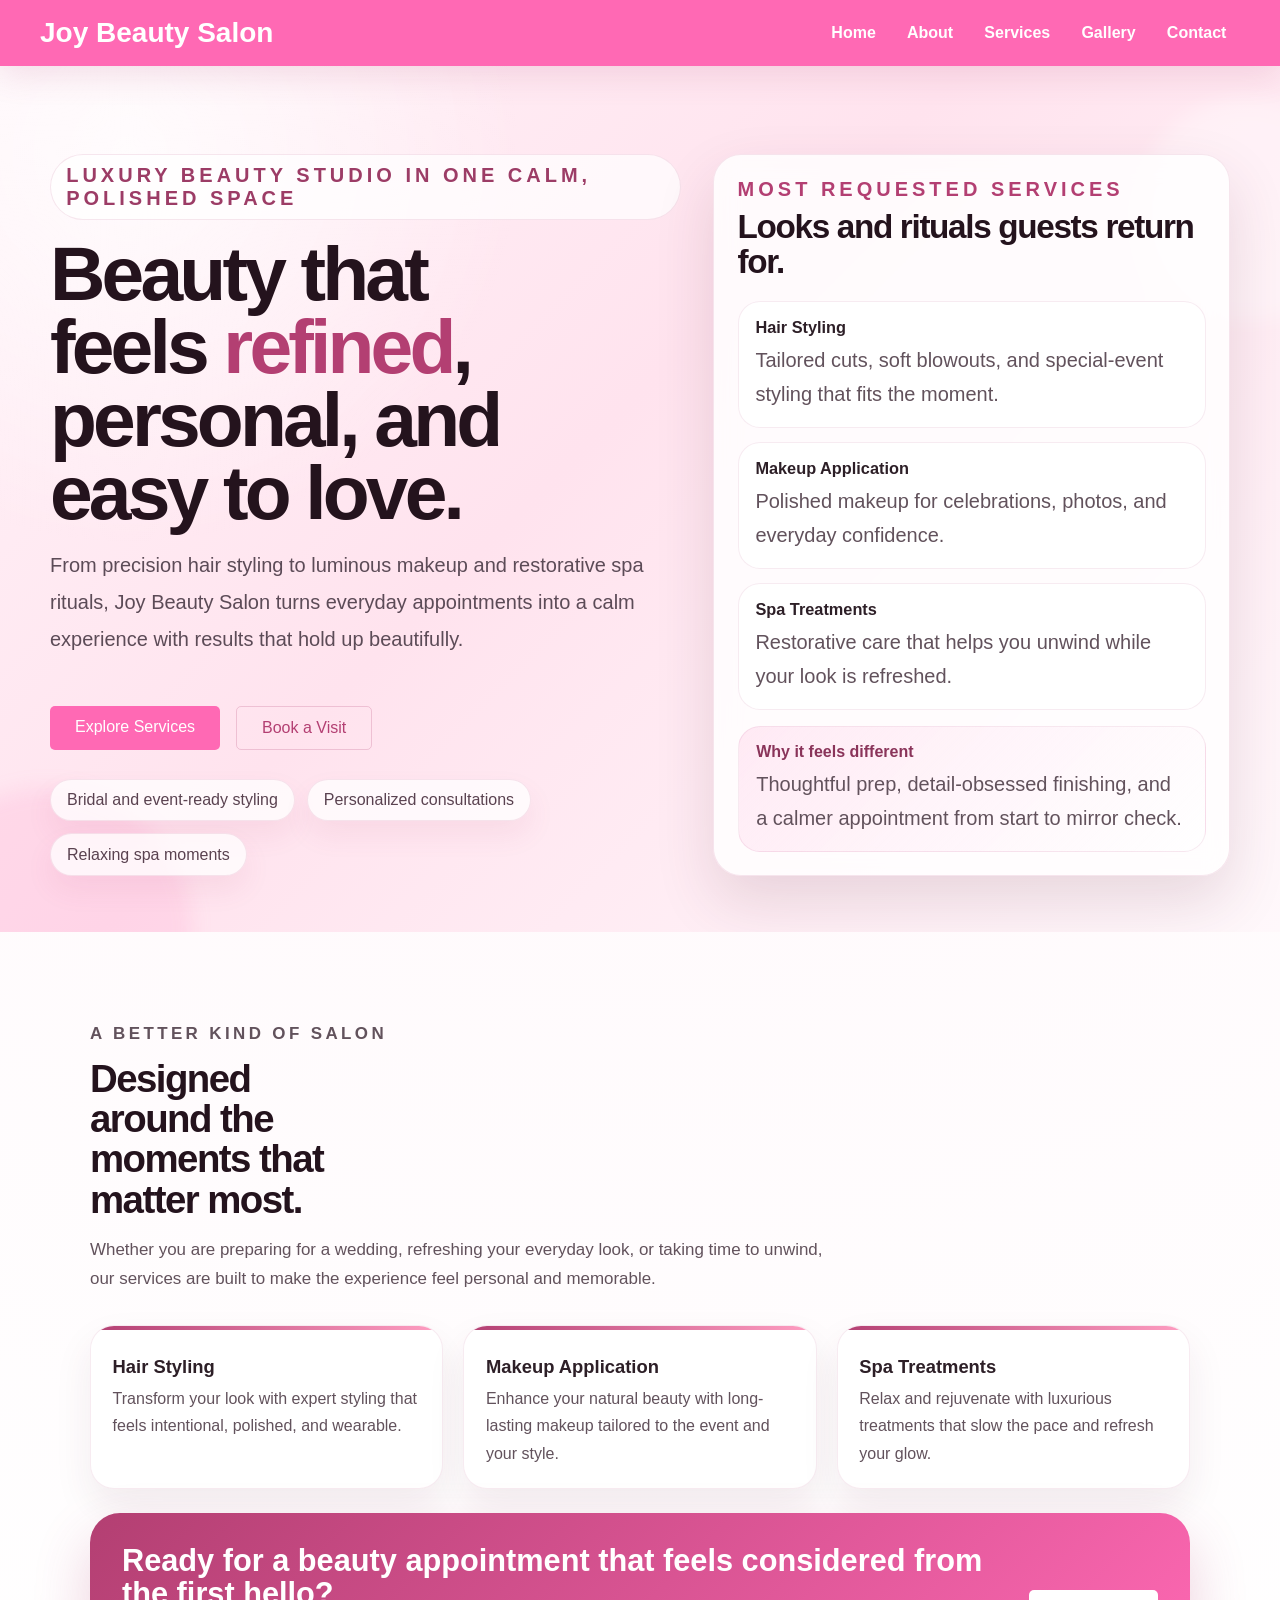
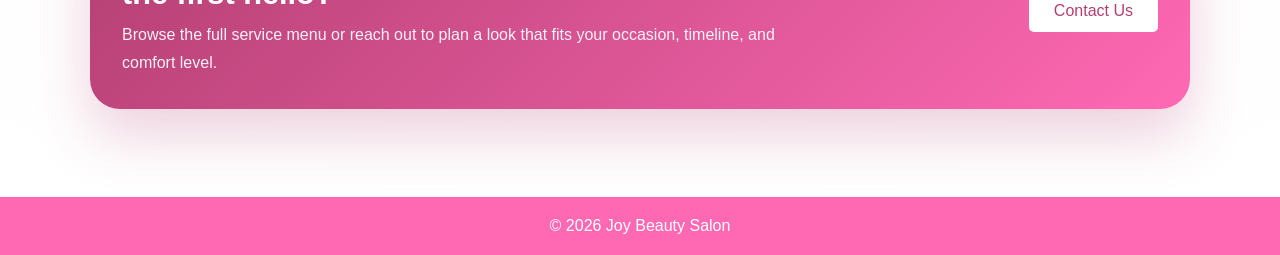
<file: index.html>
<!doctype html>
<html>
  <head>
    <title>Joy Beauty Salon</title>
    <link rel="stylesheet" href="css/style.css" />
    <style>
      body {
        background: radial-gradient(circle at top, #fff7fb 0%, #fffafc 42%, #ffffff 100%);
        color: #2d1f27;
      }

      header {
        position: sticky;
        top: 0;
        z-index: 20;
        box-shadow: 0 10px 32px rgba(179, 63, 114, 0.14);
        backdrop-filter: blur(14px);
      }

      nav ul {
        gap: 0.25rem;
        flex-wrap: wrap;
        justify-content: flex-end;
      }

      nav ul li {
        margin-left: 0;
      }

      nav ul li a {
        display: inline-block;
        padding: 0.55rem 0.85rem;
        border-radius: 999px;
        transition: background-color 160ms ease, color 160ms ease;
      }

      nav ul li a:hover {
        color: #fff;
        background: rgba(255, 255, 255, 0.16);
      }

      .hero {
        position: relative;
        overflow: hidden;
        text-align: left;
        padding: 5.5rem 2.5rem 3.5rem;
        background:
          radial-gradient(circle at 10% 10%, rgba(255, 255, 255, 0.8), transparent 28%),
          linear-gradient(135deg, #fff3f8 0%, #ffe3ee 45%, #fff8fb 100%);
      }

      .hero::before,
      .hero::after {
        content: "";
        position: absolute;
        border-radius: 999px;
        filter: blur(10px);
        pointer-events: none;
      }

      .hero::before {
        width: 14rem;
        height: 14rem;
        right: -5rem;
        top: 2rem;
        background: rgba(255, 255, 255, 0.36);
      }

      .hero::after {
        width: 18rem;
        height: 18rem;
        left: -6rem;
        bottom: -9rem;
        background: rgba(255, 105, 180, 0.12);
      }

      .hero-inner,
      .services-intro,
      .landing-cta {
        position: relative;
        z-index: 1;
        max-width: 1180px;
        margin: 0 auto;
      }

      .hero-inner {
        display: grid;
        grid-template-columns: minmax(0, 1.1fr) minmax(320px, 0.9fr);
        gap: 2rem;
        align-items: center;
      }

      .eyebrow {
        display: inline-flex;
        align-items: center;
        gap: 0.55rem;
        padding: 0.55rem 0.95rem;
        border-radius: 999px;
        background: rgba(255, 255, 255, 0.72);
        border: 1px solid rgba(179, 63, 114, 0.12);
        color: #9c3c66;
        letter-spacing: 0.2em;
        text-transform: uppercase;
        font-size: 0.74rem;
        font-weight: 700;
      }

      .hero h1 {
        max-width: 11ch;
        margin: 1.1rem 0 1.1rem;
        font-size: clamp(3rem, 6vw, 5.6rem);
        line-height: 0.95;
        letter-spacing: -0.05em;
        color: #24131d;
      }

      .hero h1 span {
        color: #b33f72;
      }

      .hero-description {
        max-width: 42rem;
        margin-top: 0;
        font-size: 1.1rem;
        line-height: 1.85;
        color: #5c4b57;
      }

      .hero-actions {
        display: flex;
        flex-wrap: wrap;
        gap: 1rem;
        margin-top: 1.8rem;
      }

      .btn-secondary {
        background: transparent;
        color: #b33f72;
        border: 1px solid rgba(179, 63, 114, 0.22);
      }

      .btn-secondary:hover {
        background: rgba(255, 255, 255, 0.72);
        color: #9c3c66;
      }

      .hero-badges {
        display: flex;
        flex-wrap: wrap;
        gap: 0.75rem;
        margin-top: 1.8rem;
      }

      .hero-badges span {
        padding: 0.7rem 1rem;
        border-radius: 999px;
        background: rgba(255, 255, 255, 0.76);
        border: 1px solid rgba(179, 63, 114, 0.12);
        color: #5a4250;
        box-shadow: 0 14px 28px rgba(179, 63, 114, 0.08);
      }

      .hero-card {
        padding: 1.45rem;
        border-radius: 28px;
        background: rgba(255, 255, 255, 0.82);
        border: 1px solid rgba(179, 63, 114, 0.12);
        box-shadow: 0 26px 60px rgba(91, 40, 62, 0.14);
        backdrop-filter: blur(12px);
      }

      .card-label,
      .section-kicker {
        margin: 0;
        color: #b33f72;
        letter-spacing: 0.2em;
        text-transform: uppercase;
        font-size: 0.75rem;
        font-weight: 700;
      }

      .hero-card h2,
      .services-intro h2 {
        margin: 0.6rem 0 0;
        color: #24131d;
        line-height: 1.05;
        letter-spacing: -0.04em;
      }

      .hero-card h2 {
        font-size: clamp(1.9rem, 2.6vw, 2.7rem);
      }

      .spotlight-list {
        list-style: none;
        padding: 0;
        margin: 1.3rem 0 0;
        display: grid;
        gap: 0.9rem;
      }

      .spotlight-list li,
      .hero-note {
        border-radius: 22px;
        background: #fff;
        border: 1px solid rgba(179, 63, 114, 0.1);
      }

      .spotlight-list li {
        padding: 1rem 1.05rem;
      }

      .spotlight-list strong {
        display: block;
        margin-bottom: 0.35rem;
        color: #2d1f27;
        font-size: 1.02rem;
      }

      .spotlight-list p,
      .hero-note p,
      .services-intro > p,
      .services-list p {
        margin: 0;
        color: #62525c;
        line-height: 1.7;
      }

      .hero-note {
        margin-top: 1rem;
        padding: 1rem 1.1rem;
        background: linear-gradient(135deg, rgba(255, 105, 180, 0.12), rgba(255, 255, 255, 0.95));
      }

      .hero-note strong {
        display: block;
        margin-bottom: 0.4rem;
        color: #8a345a;
      }

      .services-intro {
        padding: 4.5rem 2.5rem 1.5rem;
      }

      .services-intro h2 {
        font-size: clamp(2rem, 3vw, 3rem);
        max-width: 13ch;
      }

      .services-intro > p {
        max-width: 46rem;
        margin-top: 1rem;
        font-size: 1.06rem;
      }

      .services-list {
        list-style: none;
        padding: 0;
        margin: 2rem 0 0;
        display: grid;
        grid-template-columns: repeat(auto-fit, minmax(220px, 1fr));
        gap: 1.25rem;
      }

      .services-list li {
        position: relative;
        overflow: hidden;
        background: #fff;
        border: 1px solid rgba(179, 63, 114, 0.1);
        border-radius: 24px;
        padding: 1.35rem;
        text-align: left;
        box-shadow: 0 18px 38px rgba(91, 40, 62, 0.08);
      }

      .services-list li::before {
        content: "";
        position: absolute;
        inset: 0 auto auto 0;
        width: 100%;
        height: 4px;
        background: linear-gradient(90deg, #b33f72, #ff9ec2);
      }

      .services-list h3 {
        margin: 0.5rem 0 0.45rem;
        color: #2d1f27;
        font-size: 1.15rem;
      }

      .landing-cta {
        padding: 0 2.5rem 3rem;
      }

      .cta-panel {
        display: flex;
        align-items: center;
        justify-content: space-between;
        gap: 1.5rem;
        padding: 2rem;
        border-radius: 30px;
        background: linear-gradient(135deg, #b33f72, #ff69b4);
        color: #fff;
        box-shadow: 0 26px 56px rgba(179, 63, 114, 0.24);
      }

      .cta-panel h2 {
        margin: 0;
        font-size: clamp(1.6rem, 2.4vw, 2.3rem);
        line-height: 1.05;
      }

      .cta-panel p {
        margin-top: 0.7rem;
        max-width: 44rem;
        line-height: 1.75;
        color: rgba(255, 255, 255, 0.92);
      }

      .cta-panel .btn {
        margin-top: 0;
        background: #fff;
        color: #b33f72;
        white-space: nowrap;
      }

      .cta-panel .btn:hover {
        background: #fff2f7;
      }

      @media (max-width: 900px) {
        .hero-inner,
        .cta-panel {
          grid-template-columns: 1fr;
          flex-direction: column;
          align-items: flex-start;
        }

        .hero {
          padding: 4.25rem 1.25rem 2.75rem;
        }

        .services-intro,
        .landing-cta {
          padding-left: 1.25rem;
          padding-right: 1.25rem;
        }
      }

      @media (max-width: 640px) {
        header {
          padding: 14px 18px;
          gap: 0.85rem;
          flex-direction: column;
          align-items: flex-start;
        }

        .logo {
          font-size: 24px;
        }

        nav ul {
          gap: 0.35rem;
        }

        .hero h1 {
          max-width: 100%;
        }

        .hero-actions,
        .cta-panel {
          gap: 0.85rem;
        }
      }
    </style>
  </head>

  <body>
    <header>
      <div class="logo">Joy Beauty Salon</div>

      <nav>
        <ul>
          <li><a href="index.html">Home</a></li>
          <li><a href="about.html">About</a></li>
          <li><a href="services.html">Services</a></li>
          <li><a href="gallery.html">Gallery</a></li>
          <li><a href="contact.html">Contact</a></li>
        </ul>
      </nav>
    </header>

    <section class="hero">
      <div class="hero-inner">
        <div class="hero-copy">
          <p class="eyebrow">Luxury beauty studio in one calm, polished space</p>

          <h1>Beauty that feels <span>refined</span>, personal, and easy to love.</h1>

          <p class="hero-description">
            From precision hair styling to luminous makeup and restorative spa rituals, Joy Beauty Salon turns
            everyday appointments into a calm experience with results that hold up beautifully.
          </p>

          <div class="hero-actions">
            <a href="services.html" class="btn">Explore Services</a>
            <a href="contact.html" class="btn btn-secondary">Book a Visit</a>
          </div>

          <div class="hero-badges">
            <span>Bridal and event-ready styling</span>
            <span>Personalized consultations</span>
            <span>Relaxing spa moments</span>
          </div>
        </div>

        <aside class="hero-card">
          <p class="card-label">Most requested services</p>
          <h2>Looks and rituals guests return for.</h2>

          <ul class="spotlight-list">
            <li>
              <strong>Hair Styling</strong>
              <p>Tailored cuts, soft blowouts, and special-event styling that fits the moment.</p>
            </li>
            <li>
              <strong>Makeup Application</strong>
              <p>Polished makeup for celebrations, photos, and everyday confidence.</p>
            </li>
            <li>
              <strong>Spa Treatments</strong>
              <p>Restorative care that helps you unwind while your look is refreshed.</p>
            </li>
          </ul>

          <div class="hero-note">
            <strong>Why it feels different</strong>
            <p>Thoughtful prep, detail-obsessed finishing, and a calmer appointment from start to mirror check.</p>
          </div>
        </aside>
      </div>
    </section>

    <section class="services-intro">
      <p class="section-kicker">A better kind of salon</p>

      <h2>Designed around the moments that matter most.</h2>

      <p>
        Whether you are preparing for a wedding, refreshing your everyday look, or taking time to unwind, our
        services are built to make the experience feel personal and memorable.
      </p>

      <ul class="services-list">
        <li>
          <h3>Hair Styling</h3>
          <p>Transform your look with expert styling that feels intentional, polished, and wearable.</p>
        </li>
        <li>
          <h3>Makeup Application</h3>
          <p>Enhance your natural beauty with long-lasting makeup tailored to the event and your style.</p>
        </li>
        <li>
          <h3>Spa Treatments</h3>
          <p>Relax and rejuvenate with luxurious treatments that slow the pace and refresh your glow.</p>
        </li>
      </ul>
      </section>

    <section class="landing-cta">
      <div class="cta-panel">
        <div>
          <h2>Ready for a beauty appointment that feels considered from the first hello?</h2>
          <p>
            Browse the full service menu or reach out to plan a look that fits your occasion, timeline, and comfort
            level.
          </p>
        </div>

        <a href="contact.html" class="btn">Contact Us</a>
      </div>
    </section>

    <footer>
      <p>© 2026 Joy Beauty Salon</p>
    </footer>
  </body>
</html>
</file>
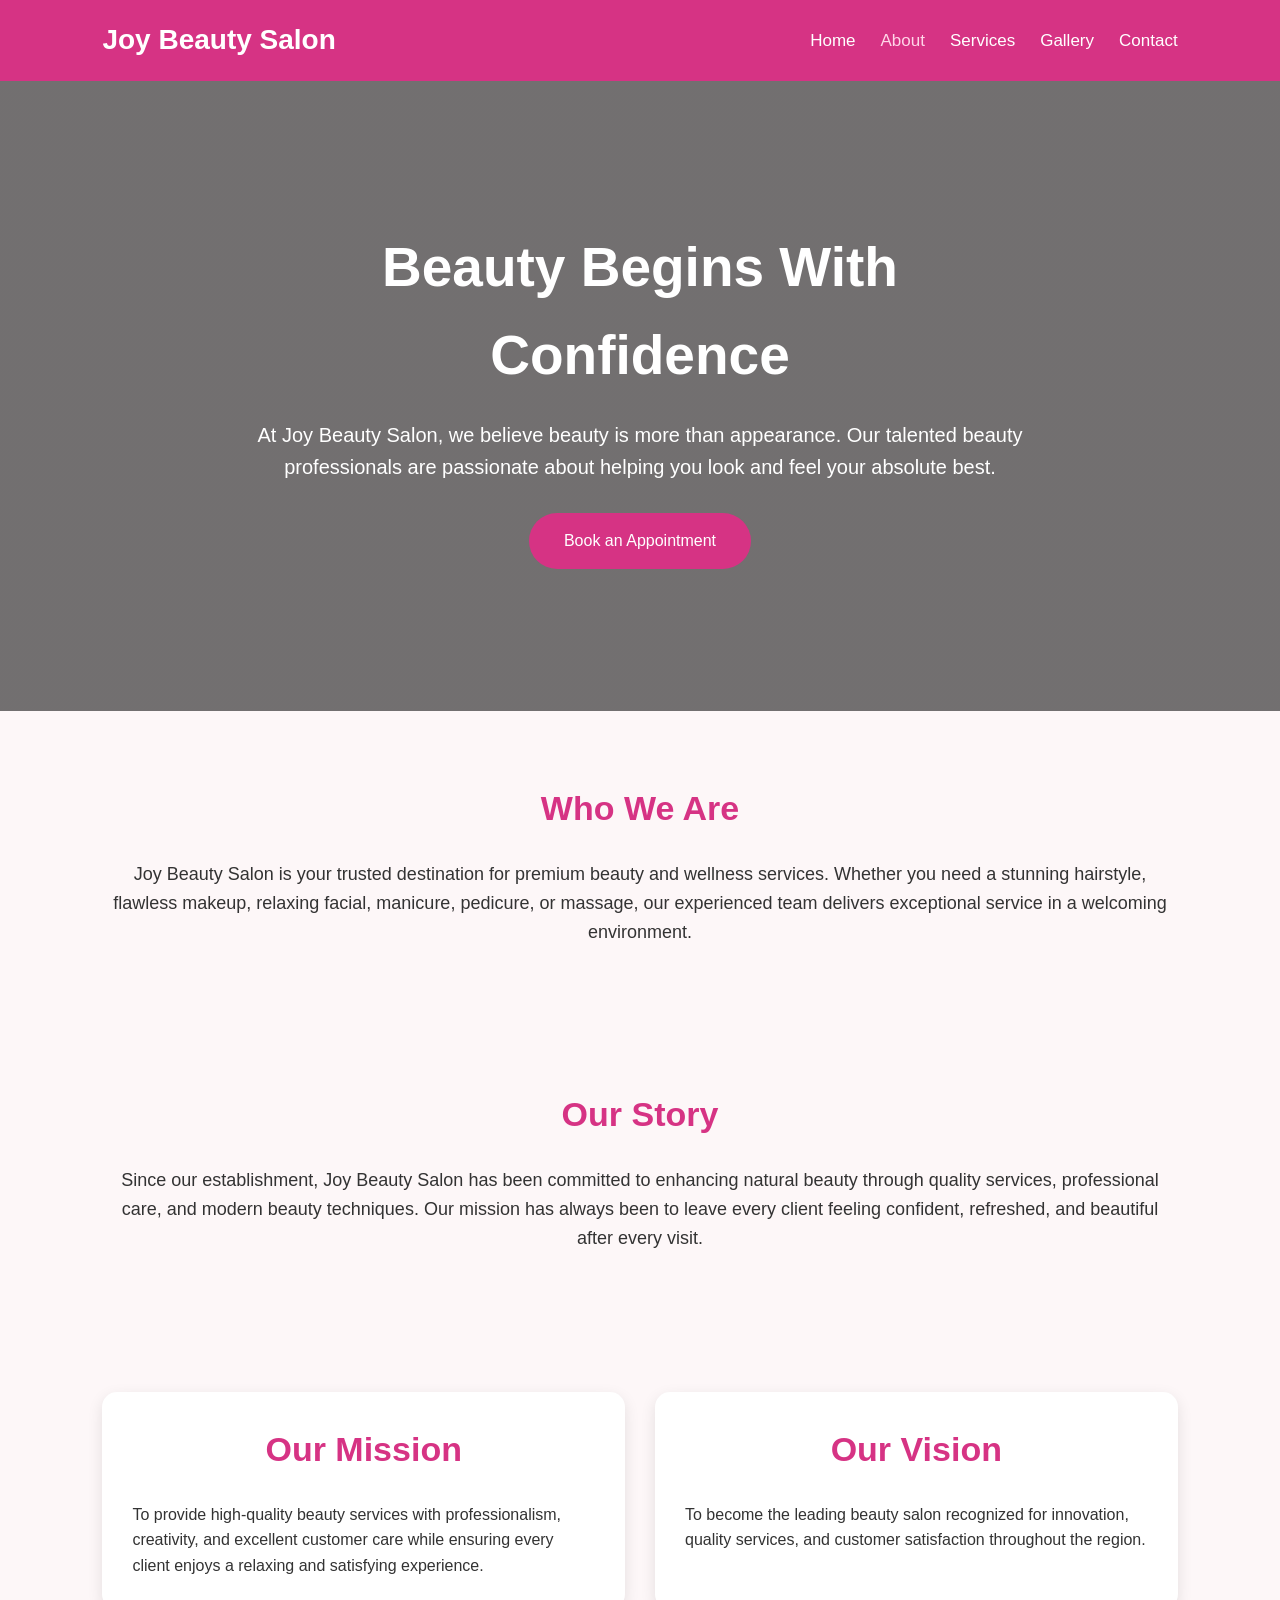
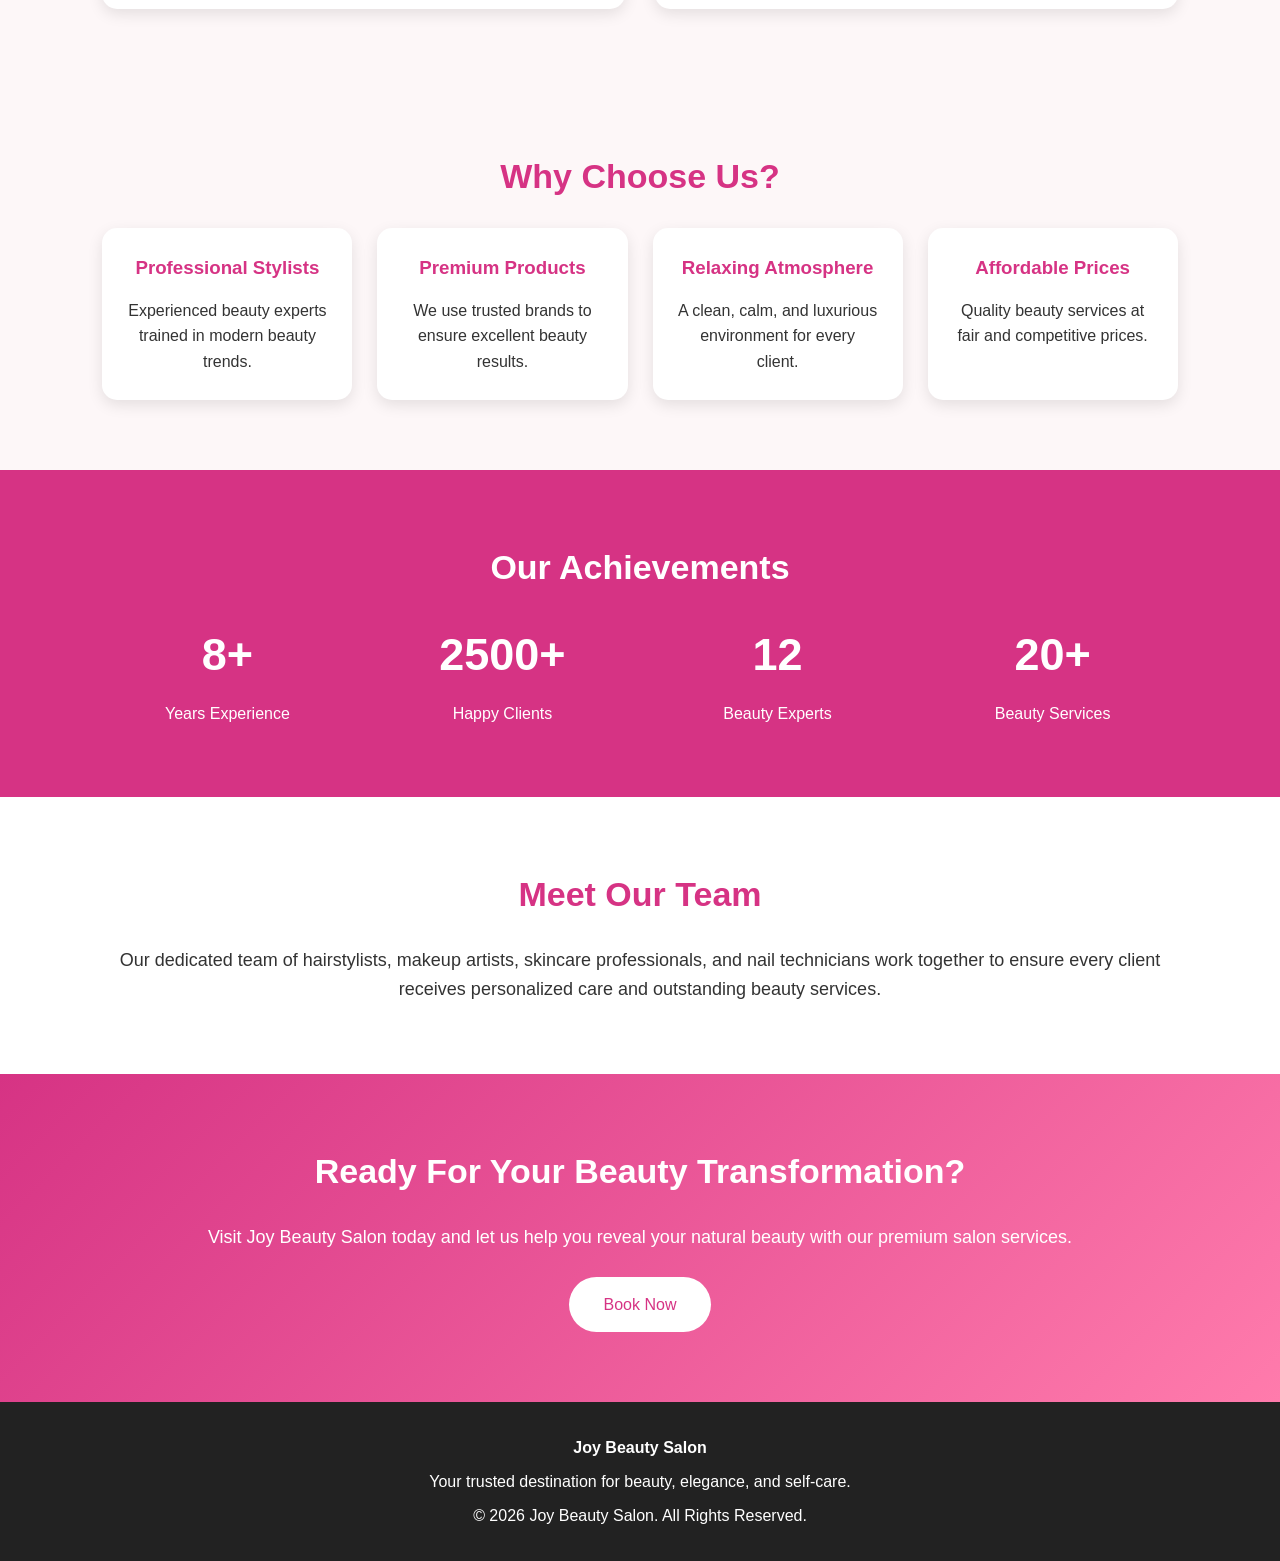
<file: about.html>
<!DOCTYPE html>
<html lang="en">

<head>
<meta charset="UTF-8">
<meta name="viewport" content="width=device-width, initial-scale=1.0">
<title>About | Joy Beauty Salon</title>

<style>

*{
    margin:0;
    padding:0;
    box-sizing:border-box;
    font-family:Arial, Helvetica, sans-serif;
}

body{
    background:#fdf7f8;
    color:#333;
    line-height:1.6;
}

/* Header */

header{
    display:flex;
    justify-content:space-between;
    align-items:center;
    background:#d63384;
    color:white;
    padding:18px 8%;
    position:sticky;
    top:0;
}

.logo{
    font-size:28px;
    font-weight:bold;
}

nav ul{
    list-style:none;
    display:flex;
}

nav ul li{
    margin-left:25px;
}

nav ul li a{
    color:white;
    text-decoration:none;
    font-size:17px;
    transition:.3s;
}

nav ul li a:hover,
nav ul li a.active{
    color:#ffd6e8;
}

/* Hero */

.hero-about{
    height:70vh;
    background:linear-gradient(rgba(0,0,0,.55),rgba(0,0,0,.55)),
    url("https://images.unsplash.com/photo-1522337360788-8b13dee7a37e?auto=format&fit=crop&w=1600&q=80");
    background-size:cover;
    background-position:center;
    display:flex;
    justify-content:center;
    align-items:center;
    text-align:center;
    color:white;
}

.hero-content{
    width:80%;
    max-width:800px;
}

.hero-content h1{
    font-size:55px;
    margin-bottom:20px;
}

.hero-content p{
    font-size:20px;
    margin-bottom:30px;
}

.btn{
    display:inline-block;
    background:#d63384;
    color:white;
    padding:15px 35px;
    border-radius:30px;
    text-decoration:none;
    transition:.4s;
}

.btn:hover{
    background:#b81f6b;
}

/* Sections */

section{
    padding:70px 8%;
}

.container{
    max-width:1100px;
    margin:auto;
}

h2{
    text-align:center;
    margin-bottom:25px;
    color:#d63384;
    font-size:34px;
}

.about-section p,
.story p,
.team p,
.cta p{
    text-align:center;
    font-size:18px;
}

/* Mission */

.mission-vision .container{
    display:flex;
    gap:30px;
    flex-wrap:wrap;
}

.box{
    flex:1;
    background:white;
    padding:30px;
    border-radius:15px;
    box-shadow:0 5px 15px rgba(0,0,0,.1);
    transition:.3s;
}

.box:hover{
    transform:translateY(-8px);
}

/* Features */

.features{
    display:grid;
    grid-template-columns:repeat(auto-fit,minmax(220px,1fr));
    gap:25px;
}

.feature{
    background:white;
    padding:25px;
    text-align:center;
    border-radius:15px;
    box-shadow:0 5px 15px rgba(0,0,0,.1);
    transition:.3s;
}

.feature:hover{
    transform:translateY(-8px);
}

.feature h3{
    color:#d63384;
    margin-bottom:15px;
}

/* Statistics */

.stats{
    background:#d63384;
    color:white;
}

.stats h2{
    color:white;
}

.stats-container{
    display:grid;
    grid-template-columns:repeat(auto-fit,minmax(200px,1fr));
    gap:25px;
    text-align:center;
}

.stat h3{
    font-size:45px;
    margin-bottom:10px;
}

/* Team */

.team{
    background:white;
}

/* CTA */

.cta{
    background:linear-gradient(135deg,#d63384,#ff7bac);
    color:white;
    text-align:center;
}

.cta h2{
    color:white;
}

.cta .btn{
    margin-top:25px;
    background:white;
    color:#d63384;
}

.cta .btn:hover{
    background:#ffe8f2;
}

/* Footer */

footer{
    background:#222;
    color:white;
    text-align:center;
    padding:25px;
}

footer p{
    margin:8px;
}

/* Responsive */

@media(max-width:768px){

header{
    flex-direction:column;
}

nav ul{
    margin-top:15px;
    flex-wrap:wrap;
    justify-content:center;
}

.hero-content h1{
    font-size:38px;
}

.hero-content p{
    font-size:17px;
}

.mission-vision .container{
    flex-direction:column;
}

}

</style>

</head>

<body>

<header>

<div class="logo">Joy Beauty Salon</div>

<nav>
<ul>
<li><a href="index.html">Home</a></li>
<li><a href="about.html" class="active">About</a></li>
<li><a href="services.html">Services</a></li>
<li><a href="gallery.html">Gallery</a></li>
<li><a href="contact.html">Contact</a></li>
</ul>
</nav>

</header>

<section class="hero-about">

<div class="hero-content">

<h1>Beauty Begins With Confidence</h1>

<p>
At Joy Beauty Salon, we believe beauty is more than appearance. Our talented beauty professionals are passionate about helping you look and feel your absolute best.
</p>

<a href="contact.html" class="btn">Book an Appointment</a>

</div>

</section>

<section class="about-section">

<div class="container">

<h2>Who We Are</h2>

<p>
Joy Beauty Salon is your trusted destination for premium beauty and wellness services. Whether you need a stunning hairstyle, flawless makeup, relaxing facial, manicure, pedicure, or massage, our experienced team delivers exceptional service in a welcoming environment.
</p>

</div>

</section>

<section class="story">

<div class="container">

<h2>Our Story</h2>

<p>
Since our establishment, Joy Beauty Salon has been committed to enhancing natural beauty through quality services, professional care, and modern beauty techniques. Our mission has always been to leave every client feeling confident, refreshed, and beautiful after every visit.
</p>

</div>

</section>

<section class="mission-vision">

<div class="container">

<div class="box">
<h2>Our Mission</h2>

<p>
To provide high-quality beauty services with professionalism, creativity, and excellent customer care while ensuring every client enjoys a relaxing and satisfying experience.
</p>

</div>

<div class="box">

<h2>Our Vision</h2>

<p>
To become the leading beauty salon recognized for innovation, quality services, and customer satisfaction throughout the region.
</p>

</div>

</div>

</section>

<section class="why-us">

<div class="container">

<h2>Why Choose Us?</h2>

<div class="features">

<div class="feature">

<h3>Professional Stylists</h3>

<p>Experienced beauty experts trained in modern beauty trends.</p>

</div>

<div class="feature">

<h3>Premium Products</h3>

<p>We use trusted brands to ensure excellent beauty results.</p>

</div>

<div class="feature">

<h3>Relaxing Atmosphere</h3>

<p>A clean, calm, and luxurious environment for every client.</p>

</div>

<div class="feature">

<h3>Affordable Prices</h3>

<p>Quality beauty services at fair and competitive prices.</p>

</div>

</div>

</div>

</section>

<section class="stats">

<div class="container">

<h2>Our Achievements</h2>

<div class="stats-container">

<div class="stat">
<h3>8+</h3>
<p>Years Experience</p>
</div>

<div class="stat">
<h3>2500+</h3>
<p>Happy Clients</p>
</div>

<div class="stat">
<h3>12</h3>
<p>Beauty Experts</p>
</div>

<div class="stat">
<h3>20+</h3>
<p>Beauty Services</p>
</div>

</div>

</div>

</section>

<section class="team">

<div class="container">

<h2>Meet Our Team</h2>

<p>
Our dedicated team of hairstylists, makeup artists, skincare professionals, and nail technicians work together to ensure every client receives personalized care and outstanding beauty services.
</p>

</div>

</section>

<section class="cta">

<div class="container">

<h2>Ready For Your Beauty Transformation?</h2>

<p>
Visit Joy Beauty Salon today and let us help you reveal your natural beauty with our premium salon services.
</p>

<a href="contact.html" class="btn">Book Now</a>

</div>

</section>

<footer>

<p><strong>Joy Beauty Salon</strong></p>

<p>Your trusted destination for beauty, elegance, and self-care.</p>

<p>&copy; 2026 Joy Beauty Salon. All Rights Reserved.</p>

</footer>

</body>
</html>
</file>
<file: css/style.css>
*{
    margin:0;
    padding:0;
    box-sizing:border-box;
    font-family:Arial, sans-serif;
}

body{
    background:#fffafc;
    color:#333;
}

header{
    background:#ff69b4;
    color:white;
    padding:15px 40px;
    display:flex;
    justify-content:space-between;
    align-items:center;
}

.logo{
    font-size:28px;
    font-weight:bold;
}

nav ul{
    display:flex;
    list-style:none;
}

nav ul li{
    margin-left:20px;
}

nav ul li a{
    color:white;
    text-decoration:none;
    font-weight:bold;
}

nav ul li a:hover{
    color:gold;
}

.hero{
    text-align:center;
    padding:80px 20px;
    background:#ffe4ec;
}

.hero h1{
    font-size:50px;
    margin-bottom:20px;
}

.hero p{
    font-size:20px;
}

.btn{
    display:inline-block;
    margin-top:20px;
    padding:12px 25px;
    background:#ff69b4;
    color:white;
    text-decoration:none;
    border-radius:5px;
}

.btn:hover{
    background:#e75480;
}

.container{
    width:90%;
    margin:auto;
    padding:40px 0;
}

.cards{
    display:flex;
    justify-content:space-around;
    flex-wrap:wrap;
}

.card{
    width:300px;
    background:white;
    margin:15px;
    padding:20px;
    border-radius:10px;
    box-shadow:0 0 10px rgba(0,0,0,.2);
    text-align:center;
}

.card img{
    width:100%;
    border-radius:10px;
}

.gallery{
    display:grid;
    grid-template-columns:repeat(auto-fit,minmax(250px,1fr));
    gap:20px;
}

.gallery img{
    width:100%;
    height:250px;
    object-fit:cover;
    border-radius:10px;
}

form{
    width:60%;
    margin:auto;
}

form input,
form textarea{
    width:100%;
    padding:12px;
    margin:10px 0;
}

button{
    padding:12px 25px;
    background:#ff69b4;
    color:white;
    border:none;
    cursor:pointer;
}

footer{
    text-align:center;
    background:#ff69b4;
    color:white;
    padding:20px;
    margin-top:40px;
}
</file>
